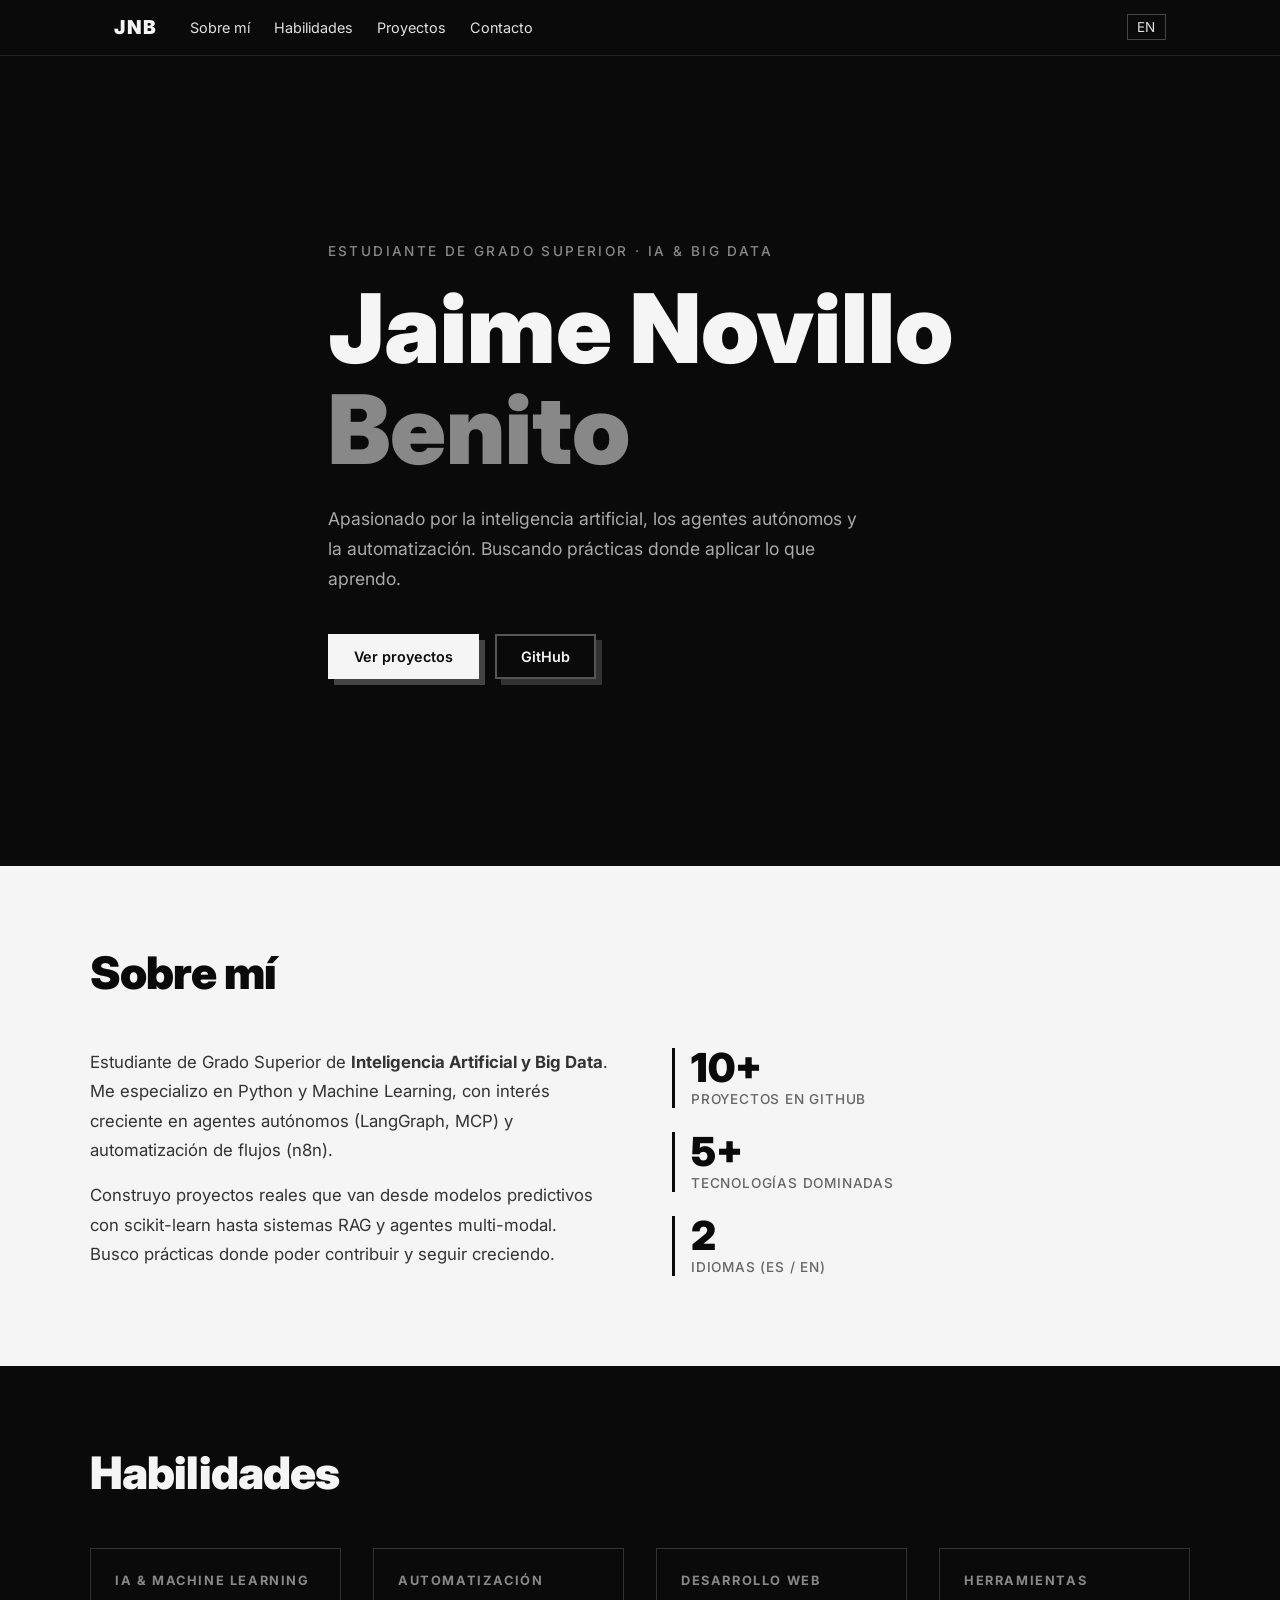
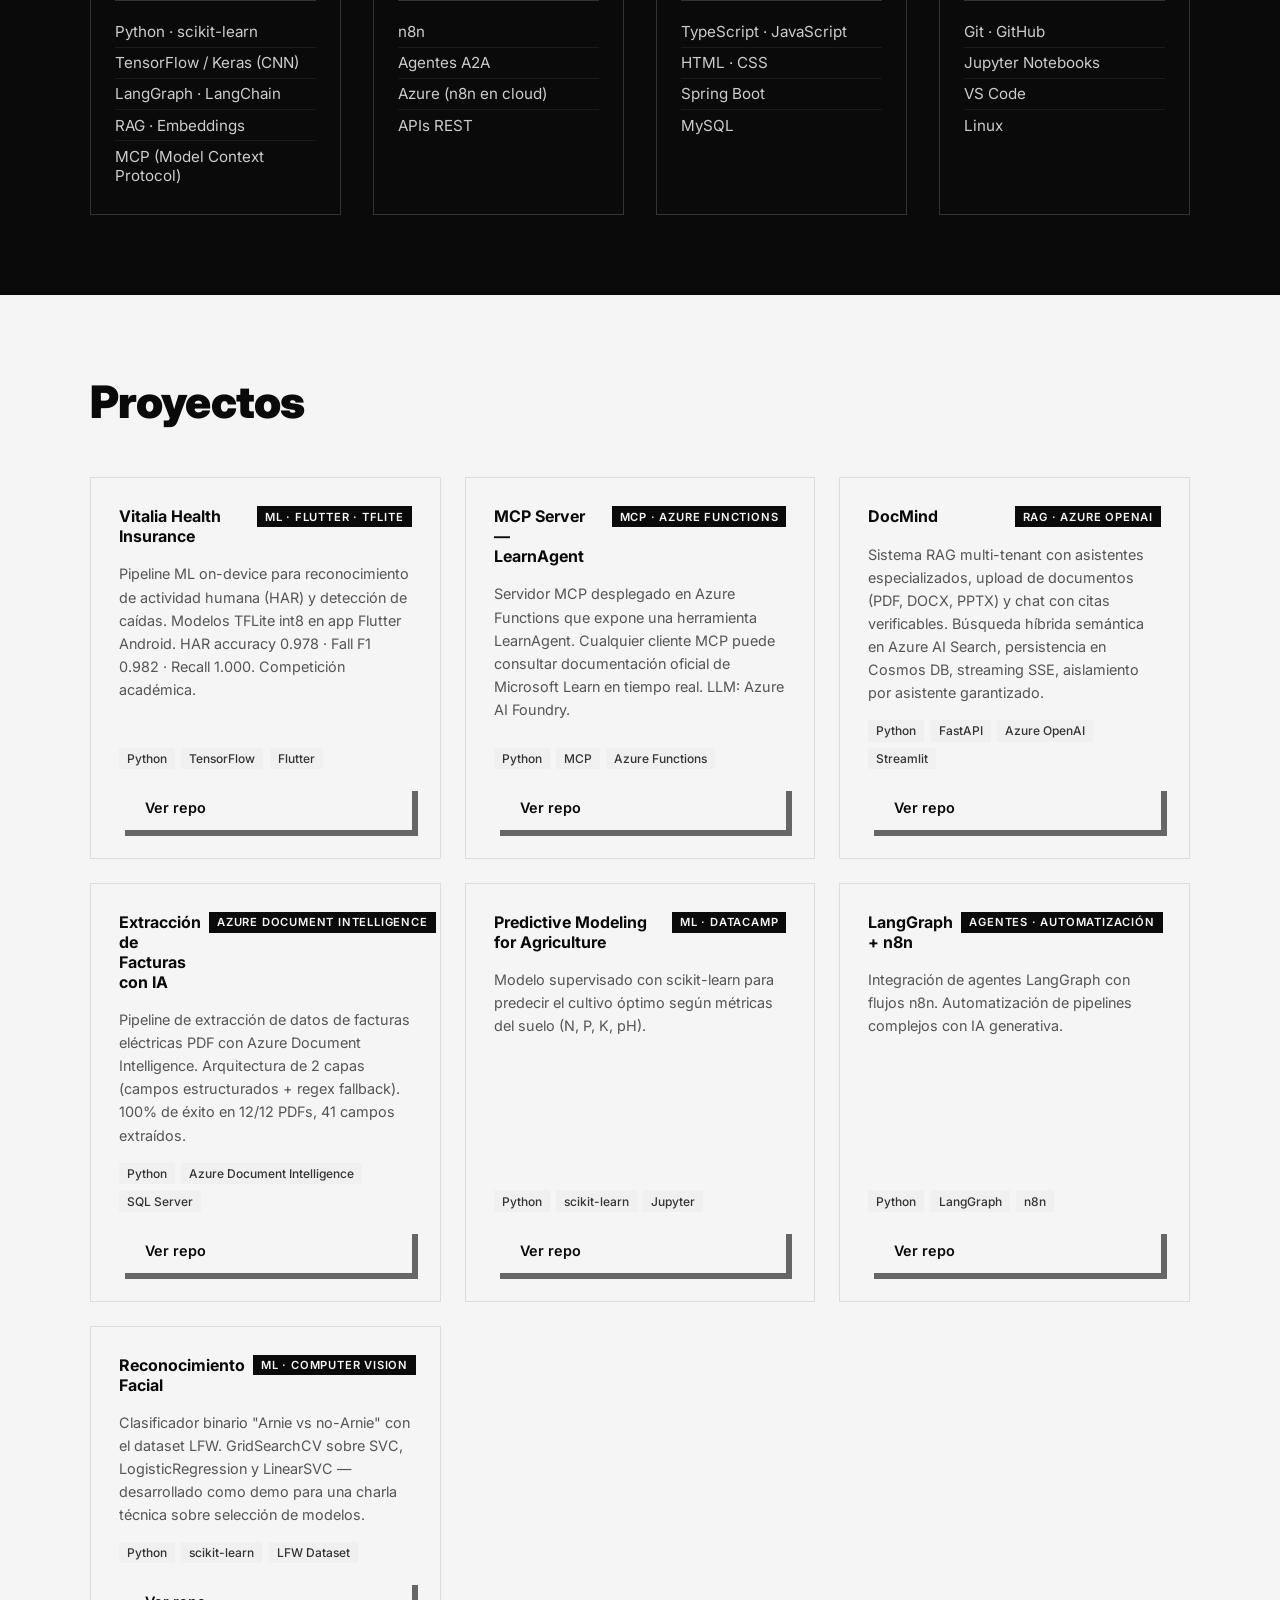
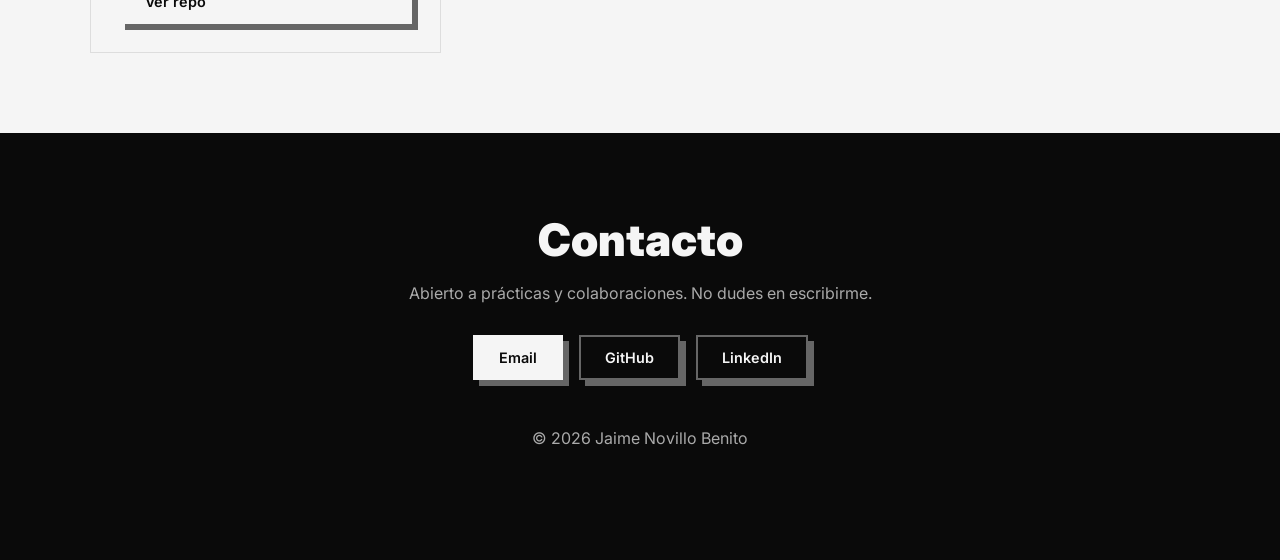
<file: index.html>
<!DOCTYPE html>
<html lang="es">
<head>
  <meta charset="UTF-8">
  <meta name="viewport" content="width=device-width, initial-scale=1.0">
  <meta name="description" content="Portfolio de Jaime Novillo Benito — Estudiante de IA y Big Data especializado en Python, Machine Learning y agentes autónomos.">
  <title>Jaime Novillo Benito | Portfolio</title>
  <link rel="stylesheet" href="css/index.css">
</head>
<body>

  <header>
    <div class="header-inner">
      <span class="logo">JNB</span>
      <nav>
        <a href="#sobre-mi">Sobre mí</a>
        <a href="#habilidades">Habilidades</a>
        <a href="#proyectos">Proyectos</a>
        <a href="#contacto">Contacto</a>
      </nav>
      <a href="index-en.html" class="lang-switch">EN</a>
    </div>
  </header>

  <section id="hero">
    <div class="hero-content">
      <p class="hero-tag">Estudiante de Grado Superior · IA & Big Data</p>
      <h1>Jaime Novillo<br><span class="accent">Benito</span></h1>
      <p class="hero-desc">Apasionado por la inteligencia artificial, los agentes autónomos y la automatización. Buscando prácticas donde aplicar lo que aprendo.</p>
      <div class="hero-actions">
        <a href="#proyectos" class="boton">Ver proyectos</a>
        <a href="https://github.com/ByTermi" class="boton boton-outline" target="_blank" rel="noopener">GitHub</a>
      </div>
    </div>
  </section>

  <section id="sobre-mi">
    <div class="section-inner">
      <h2>Sobre mí</h2>
      <div class="sobre-grid">
        <div>
          <p>Estudiante de Grado Superior de <strong>Inteligencia Artificial y Big Data</strong>. Me especializo en Python y Machine Learning, con interés creciente en agentes autónomos (LangGraph, MCP) y automatización de flujos (n8n).</p>
          <p>Construyo proyectos reales que van desde modelos predictivos con scikit-learn hasta sistemas RAG y agentes multi-modal. Busco prácticas donde poder contribuir y seguir creciendo.</p>
        </div>
        <div class="sobre-stats">
          <div class="stat">
            <span class="stat-num">10+</span>
            <span class="stat-label">Proyectos en GitHub</span>
          </div>
          <div class="stat">
            <span class="stat-num">5+</span>
            <span class="stat-label">Tecnologías dominadas</span>
          </div>
          <div class="stat">
            <span class="stat-num">2</span>
            <span class="stat-label">Idiomas (ES / EN)</span>
          </div>
        </div>
      </div>
    </div>
  </section>

  <section id="habilidades">
    <div class="section-inner">
      <h2>Habilidades</h2>
      <div class="skills-grid">
        <div class="skill-group">
          <h3>IA & Machine Learning</h3>
          <ul>
            <li>Python · scikit-learn</li>
            <li>TensorFlow / Keras (CNN)</li>
            <li>LangGraph · LangChain</li>
            <li>RAG · Embeddings</li>
            <li>MCP (Model Context Protocol)</li>
          </ul>
        </div>
        <div class="skill-group">
          <h3>Automatización</h3>
          <ul>
            <li>n8n</li>
            <li>Agentes A2A</li>
            <li>Azure (n8n en cloud)</li>
            <li>APIs REST</li>
          </ul>
        </div>
        <div class="skill-group">
          <h3>Desarrollo Web</h3>
          <ul>
            <li>TypeScript · JavaScript</li>
            <li>HTML · CSS</li>
            <li>Spring Boot</li>
            <li>MySQL</li>
          </ul>
        </div>
        <div class="skill-group">
          <h3>Herramientas</h3>
          <ul>
            <li>Git · GitHub</li>
            <li>Jupyter Notebooks</li>
            <li>VS Code</li>
            <li>Linux</li>
          </ul>
        </div>
      </div>
    </div>
  </section>

  <section id="proyectos">
    <div class="section-inner">
      <h2>Proyectos</h2>
      <div class="projects-grid">

        <article class="project-card">
          <div class="project-header">
            <h3>Vitalia Health Insurance</h3>
            <span class="project-tag">ML · Flutter · TFLite</span>
          </div>
          <p>Pipeline ML on-device para reconocimiento de actividad humana (HAR) y detección de caídas. Modelos TFLite int8 en app Flutter Android. HAR accuracy 0.978 · Fall F1 0.982 · Recall 1.000. Competición académica.</p>
          <div class="project-tech">
            <span>Python</span><span>TensorFlow</span><span>Flutter</span>
          </div>
          <a href="https://github.com/ByTermi/Vitalia-Health-Insurance" class="boton" target="_blank" rel="noopener">Ver repo</a>
        </article>

        <article class="project-card">
          <div class="project-header">
            <h3>MCP Server — LearnAgent</h3>
            <span class="project-tag">MCP · Azure Functions</span>
          </div>
          <p>Servidor MCP desplegado en Azure Functions que expone una herramienta LearnAgent. Cualquier cliente MCP puede consultar documentación oficial de Microsoft Learn en tiempo real. LLM: Azure AI Foundry.</p>
          <div class="project-tech">
            <span>Python</span><span>MCP</span><span>Azure Functions</span>
          </div>
          <a href="https://github.com/ByTermi/MCP_Python" class="boton" target="_blank" rel="noopener">Ver repo</a>
        </article>

        <article class="project-card">
          <div class="project-header">
            <h3>DocMind</h3>
            <span class="project-tag">RAG · Azure OpenAI</span>
          </div>
          <p>Sistema RAG multi-tenant con asistentes especializados, upload de documentos (PDF, DOCX, PPTX) y chat con citas verificables. Búsqueda híbrida semántica en Azure AI Search, persistencia en Cosmos DB, streaming SSE, aislamiento por asistente garantizado.</p>
          <div class="project-tech">
            <span>Python</span><span>FastAPI</span><span>Azure OpenAI</span><span>Streamlit</span>
          </div>
          <a href="https://github.com/ByTermi/DocMind" class="boton" target="_blank" rel="noopener">Ver repo</a>
        </article>

        <article class="project-card">
          <div class="project-header">
            <h3>Extracción de Facturas con IA</h3>
            <span class="project-tag">Azure Document Intelligence</span>
          </div>
          <p>Pipeline de extracción de datos de facturas eléctricas PDF con Azure Document Intelligence. Arquitectura de 2 capas (campos estructurados + regex fallback). 100% de éxito en 12/12 PDFs, 41 campos extraídos.</p>
          <div class="project-tech">
            <span>Python</span><span>Azure Document Intelligence</span><span>SQL Server</span>
          </div>
          <a href="https://github.com/ByTermi/facturas-document-intelligence" class="boton" target="_blank" rel="noopener">Ver repo</a>
        </article>

        <article class="project-card">
          <div class="project-header">
            <h3>Predictive Modeling for Agriculture</h3>
            <span class="project-tag">ML · DataCamp</span>
          </div>
          <p>Modelo supervisado con scikit-learn para predecir el cultivo óptimo según métricas del suelo (N, P, K, pH).</p>
          <div class="project-tech">
            <span>Python</span><span>scikit-learn</span><span>Jupyter</span>
          </div>
          <a href="https://github.com/ByTermi/Predictive-Modeling-for-Agriculture" class="boton" target="_blank" rel="noopener">Ver repo</a>
        </article>

        <article class="project-card">
          <div class="project-header">
            <h3>LangGraph + n8n</h3>
            <span class="project-tag">Agentes · Automatización</span>
          </div>
          <p>Integración de agentes LangGraph con flujos n8n. Automatización de pipelines complejos con IA generativa.</p>
          <div class="project-tech">
            <span>Python</span><span>LangGraph</span><span>n8n</span>
          </div>
          <a href="https://github.com/ByTermi/LangGraphN8N" class="boton" target="_blank" rel="noopener">Ver repo</a>
        </article>

        <article class="project-card">
          <div class="project-header">
            <h3>Reconocimiento Facial</h3>
            <span class="project-tag">ML · Computer Vision</span>
          </div>
          <p>Clasificador binario "Arnie vs no-Arnie" con el dataset LFW. GridSearchCV sobre SVC, LogisticRegression y LinearSVC — desarrollado como demo para una charla técnica sobre selección de modelos.</p>
          <div class="project-tech">
            <span>Python</span><span>scikit-learn</span><span>LFW Dataset</span>
          </div>
          <a href="https://github.com/ByTermi/Reconocimiento-Facial" class="boton" target="_blank" rel="noopener">Ver repo</a>
        </article>

      </div>
    </div>
  </section>

  <footer id="contacto">
    <div class="footer-inner">
      <h2>Contacto</h2>
      <p>Abierto a prácticas y colaboraciones. No dudes en escribirme.</p>
      <div class="contact-links">
        <a href="mailto:jaimenovillobenito@gmail.com" class="boton">Email</a>
        <a href="https://github.com/ByTermi" class="boton boton-outline" target="_blank" rel="noopener">GitHub</a>
        <a href="https://linkedin.com/in/jaime-novillo-benito" class="boton boton-outline" target="_blank" rel="noopener">LinkedIn</a>
      </div>
      <p class="footer-copy">© 2026 Jaime Novillo Benito</p>
    </div>
  </footer>

</body>
</html>
</file>
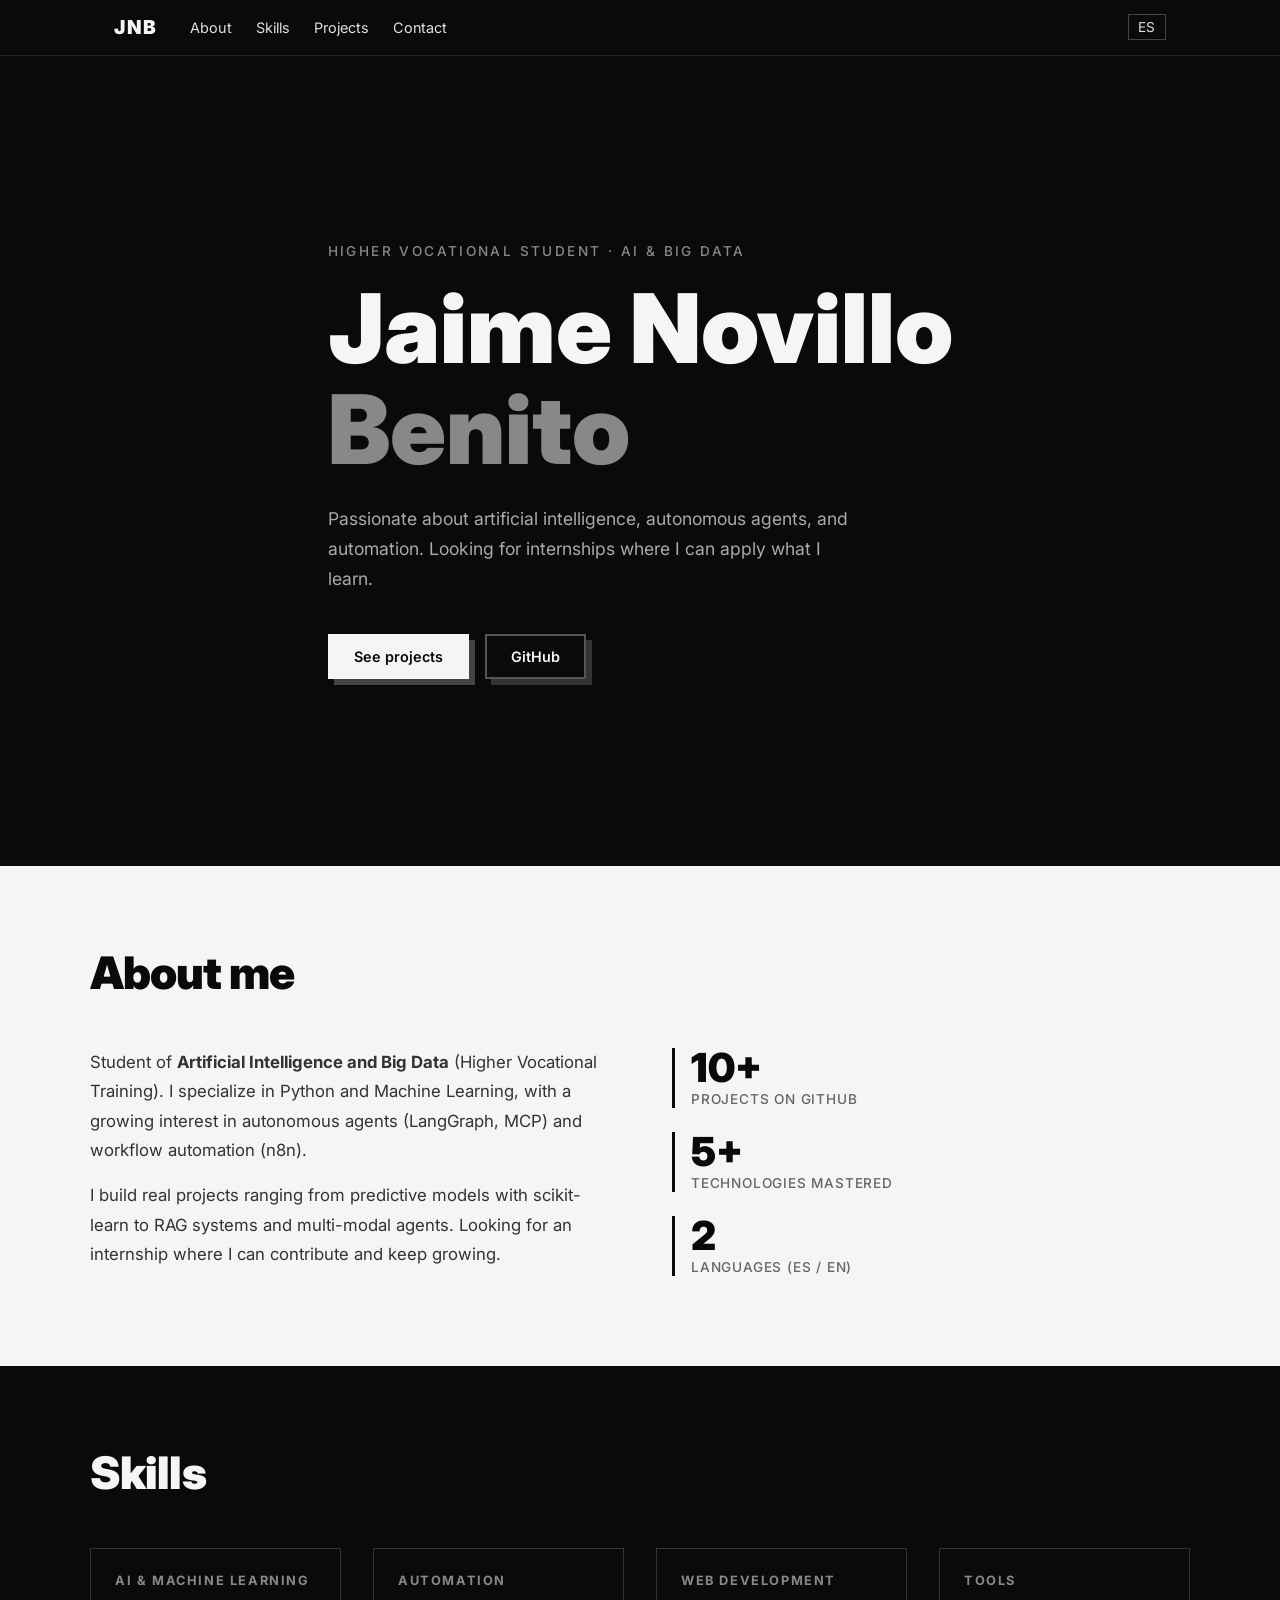
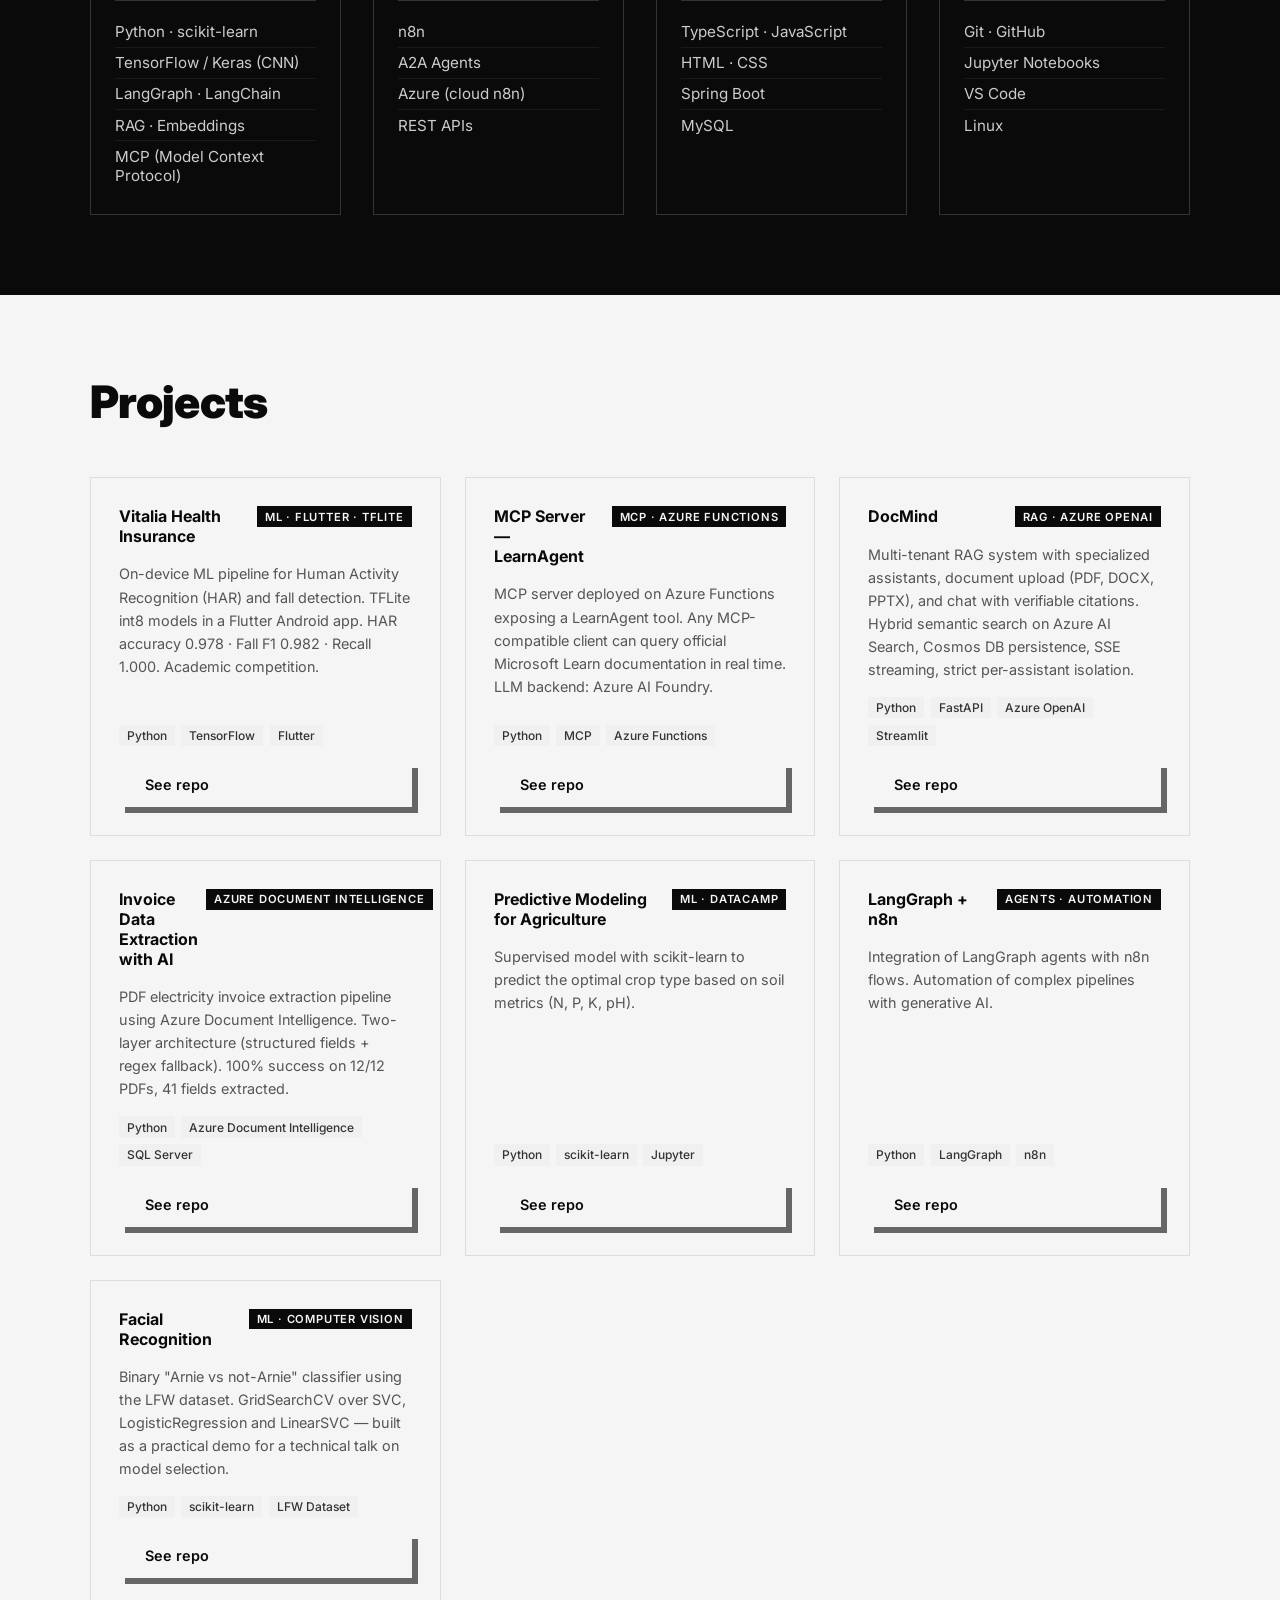
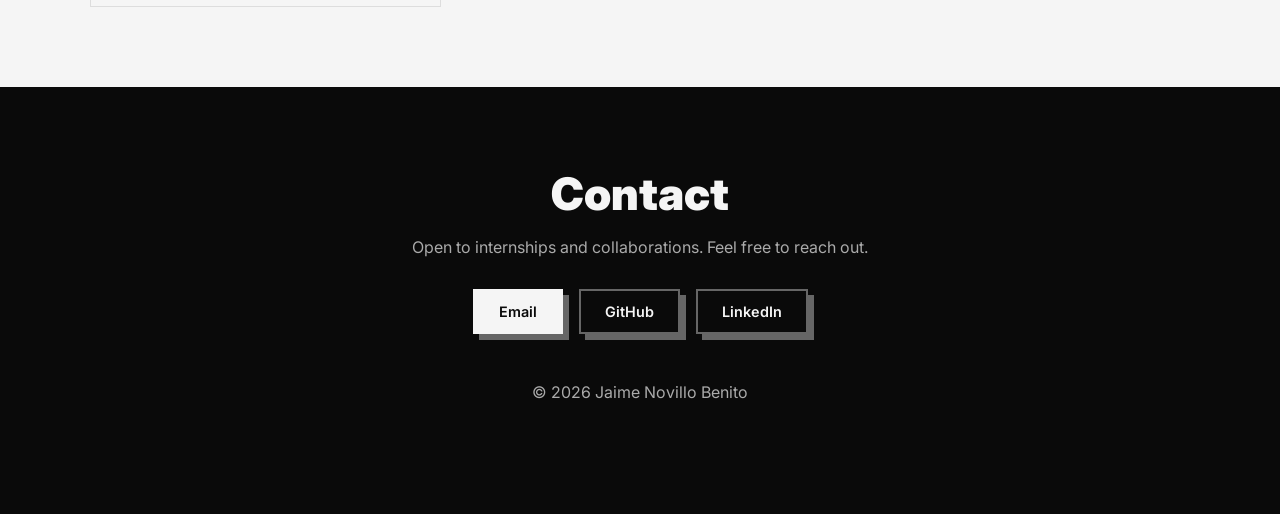
<file: index-en.html>
<!DOCTYPE html>
<html lang="en">
<head>
  <meta charset="UTF-8">
  <meta name="viewport" content="width=device-width, initial-scale=1.0">
  <meta name="description" content="Portfolio of Jaime Novillo Benito — AI & Big Data student specializing in Python, Machine Learning, and autonomous agents.">
  <title>Jaime Novillo Benito | Portfolio</title>
  <link rel="stylesheet" href="css/index.css">
</head>
<body>

  <header>
    <div class="header-inner">
      <span class="logo">JNB</span>
      <nav>
        <a href="#sobre-mi">About</a>
        <a href="#habilidades">Skills</a>
        <a href="#proyectos">Projects</a>
        <a href="#contacto">Contact</a>
      </nav>
      <a href="index.html" class="lang-switch">ES</a>
    </div>
  </header>

  <section id="hero">
    <div class="hero-content">
      <p class="hero-tag">Higher Vocational Student · AI & Big Data</p>
      <h1>Jaime Novillo<br><span class="accent">Benito</span></h1>
      <p class="hero-desc">Passionate about artificial intelligence, autonomous agents, and automation. Looking for internships where I can apply what I learn.</p>
      <div class="hero-actions">
        <a href="#proyectos" class="boton">See projects</a>
        <a href="https://github.com/ByTermi" class="boton boton-outline" target="_blank" rel="noopener">GitHub</a>
      </div>
    </div>
  </section>

  <section id="sobre-mi">
    <div class="section-inner">
      <h2>About me</h2>
      <div class="sobre-grid">
        <div>
          <p>Student of <strong>Artificial Intelligence and Big Data</strong> (Higher Vocational Training). I specialize in Python and Machine Learning, with a growing interest in autonomous agents (LangGraph, MCP) and workflow automation (n8n).</p>
          <p>I build real projects ranging from predictive models with scikit-learn to RAG systems and multi-modal agents. Looking for an internship where I can contribute and keep growing.</p>
        </div>
        <div class="sobre-stats">
          <div class="stat">
            <span class="stat-num">10+</span>
            <span class="stat-label">Projects on GitHub</span>
          </div>
          <div class="stat">
            <span class="stat-num">5+</span>
            <span class="stat-label">Technologies mastered</span>
          </div>
          <div class="stat">
            <span class="stat-num">2</span>
            <span class="stat-label">Languages (ES / EN)</span>
          </div>
        </div>
      </div>
    </div>
  </section>

  <section id="habilidades">
    <div class="section-inner">
      <h2>Skills</h2>
      <div class="skills-grid">
        <div class="skill-group">
          <h3>AI & Machine Learning</h3>
          <ul>
            <li>Python · scikit-learn</li>
            <li>TensorFlow / Keras (CNN)</li>
            <li>LangGraph · LangChain</li>
            <li>RAG · Embeddings</li>
            <li>MCP (Model Context Protocol)</li>
          </ul>
        </div>
        <div class="skill-group">
          <h3>Automation</h3>
          <ul>
            <li>n8n</li>
            <li>A2A Agents</li>
            <li>Azure (cloud n8n)</li>
            <li>REST APIs</li>
          </ul>
        </div>
        <div class="skill-group">
          <h3>Web Development</h3>
          <ul>
            <li>TypeScript · JavaScript</li>
            <li>HTML · CSS</li>
            <li>Spring Boot</li>
            <li>MySQL</li>
          </ul>
        </div>
        <div class="skill-group">
          <h3>Tools</h3>
          <ul>
            <li>Git · GitHub</li>
            <li>Jupyter Notebooks</li>
            <li>VS Code</li>
            <li>Linux</li>
          </ul>
        </div>
      </div>
    </div>
  </section>

  <section id="proyectos">
    <div class="section-inner">
      <h2>Projects</h2>
      <div class="projects-grid">

        <article class="project-card">
          <div class="project-header">
            <h3>Vitalia Health Insurance</h3>
            <span class="project-tag">ML · Flutter · TFLite</span>
          </div>
          <p>On-device ML pipeline for Human Activity Recognition (HAR) and fall detection. TFLite int8 models in a Flutter Android app. HAR accuracy 0.978 · Fall F1 0.982 · Recall 1.000. Academic competition.</p>
          <div class="project-tech">
            <span>Python</span><span>TensorFlow</span><span>Flutter</span>
          </div>
          <a href="https://github.com/ByTermi/Vitalia-Health-Insurance" class="boton" target="_blank" rel="noopener">See repo</a>
        </article>

        <article class="project-card">
          <div class="project-header">
            <h3>MCP Server — LearnAgent</h3>
            <span class="project-tag">MCP · Azure Functions</span>
          </div>
          <p>MCP server deployed on Azure Functions exposing a LearnAgent tool. Any MCP-compatible client can query official Microsoft Learn documentation in real time. LLM backend: Azure AI Foundry.</p>
          <div class="project-tech">
            <span>Python</span><span>MCP</span><span>Azure Functions</span>
          </div>
          <a href="https://github.com/ByTermi/MCP_Python" class="boton" target="_blank" rel="noopener">See repo</a>
        </article>

        <article class="project-card">
          <div class="project-header">
            <h3>DocMind</h3>
            <span class="project-tag">RAG · Azure OpenAI</span>
          </div>
          <p>Multi-tenant RAG system with specialized assistants, document upload (PDF, DOCX, PPTX), and chat with verifiable citations. Hybrid semantic search on Azure AI Search, Cosmos DB persistence, SSE streaming, strict per-assistant isolation.</p>
          <div class="project-tech">
            <span>Python</span><span>FastAPI</span><span>Azure OpenAI</span><span>Streamlit</span>
          </div>
          <a href="https://github.com/ByTermi/DocMind" class="boton" target="_blank" rel="noopener">See repo</a>
        </article>

        <article class="project-card">
          <div class="project-header">
            <h3>Invoice Data Extraction with AI</h3>
            <span class="project-tag">Azure Document Intelligence</span>
          </div>
          <p>PDF electricity invoice extraction pipeline using Azure Document Intelligence. Two-layer architecture (structured fields + regex fallback). 100% success on 12/12 PDFs, 41 fields extracted.</p>
          <div class="project-tech">
            <span>Python</span><span>Azure Document Intelligence</span><span>SQL Server</span>
          </div>
          <a href="https://github.com/ByTermi/facturas-document-intelligence" class="boton" target="_blank" rel="noopener">See repo</a>
        </article>

        <article class="project-card">
          <div class="project-header">
            <h3>Predictive Modeling for Agriculture</h3>
            <span class="project-tag">ML · DataCamp</span>
          </div>
          <p>Supervised model with scikit-learn to predict the optimal crop type based on soil metrics (N, P, K, pH).</p>
          <div class="project-tech">
            <span>Python</span><span>scikit-learn</span><span>Jupyter</span>
          </div>
          <a href="https://github.com/ByTermi/Predictive-Modeling-for-Agriculture" class="boton" target="_blank" rel="noopener">See repo</a>
        </article>

        <article class="project-card">
          <div class="project-header">
            <h3>LangGraph + n8n</h3>
            <span class="project-tag">Agents · Automation</span>
          </div>
          <p>Integration of LangGraph agents with n8n flows. Automation of complex pipelines with generative AI.</p>
          <div class="project-tech">
            <span>Python</span><span>LangGraph</span><span>n8n</span>
          </div>
          <a href="https://github.com/ByTermi/LangGraphN8N" class="boton" target="_blank" rel="noopener">See repo</a>
        </article>

        <article class="project-card">
          <div class="project-header">
            <h3>Facial Recognition</h3>
            <span class="project-tag">ML · Computer Vision</span>
          </div>
          <p>Binary "Arnie vs not-Arnie" classifier using the LFW dataset. GridSearchCV over SVC, LogisticRegression and LinearSVC — built as a practical demo for a technical talk on model selection.</p>
          <div class="project-tech">
            <span>Python</span><span>scikit-learn</span><span>LFW Dataset</span>
          </div>
          <a href="https://github.com/ByTermi/Reconocimiento-Facial" class="boton" target="_blank" rel="noopener">See repo</a>
        </article>

      </div>
    </div>
  </section>

  <footer id="contacto">
    <div class="footer-inner">
      <h2>Contact</h2>
      <p>Open to internships and collaborations. Feel free to reach out.</p>
      <div class="contact-links">
        <a href="mailto:jaimenovillobenito@gmail.com" class="boton">Email</a>
        <a href="https://github.com/ByTermi" class="boton boton-outline" target="_blank" rel="noopener">GitHub</a>
        <a href="https://linkedin.com/in/jaime-novillo-benito" class="boton boton-outline" target="_blank" rel="noopener">LinkedIn</a>
      </div>
      <p class="footer-copy">© 2026 Jaime Novillo Benito</p>
    </div>
  </footer>

</body>
</html>
</file>
<file: css/index.css>
@import url('https://fonts.googleapis.com/css2?family=Inter:wght@300;400;500;600;700;900&display=swap');

:root {
  --black: #0a0a0a;
  --white: #f5f5f5;
  --accent: #e0e0e0;
  --sombra: 6px;
  --radius: 2px;
}

* {
  box-sizing: border-box;
  padding: 0;
  margin: 0;
  font-family: "Inter", sans-serif;
}

html {
  scroll-behavior: smooth;
}

/* ─── HEADER ─────────────────────────────────────── */
header {
  background: var(--black);
  color: var(--white);
  position: sticky;
  top: 0;
  z-index: 100;
  border-bottom: 1px solid #222;
}

.header-inner {
  max-width: 1100px;
  margin: 0 auto;
  padding: .9rem 1.5rem;
  display: flex;
  align-items: center;
  gap: 2rem;
}

.logo {
  font-weight: 900;
  font-size: 1.2rem;
  letter-spacing: .1rem;
}

nav {
  display: flex;
  gap: 1.5rem;
  margin-right: auto;
}

nav a {
  color: var(--accent);
  text-decoration: none;
  font-size: .9rem;
  font-weight: 400;
  transition: color .2s;
}

nav a:hover {
  color: var(--white);
}

.lang-switch {
  color: var(--accent);
  text-decoration: none;
  font-size: .85rem;
  border: 1px solid #444;
  padding: .25rem .6rem;
  transition: background .2s, color .2s;
}

.lang-switch:hover {
  background: var(--white);
  color: var(--black);
}

/* ─── HERO ───────────────────────────────────────── */
#hero {
  background: var(--black);
  color: var(--white);
  min-height: 90vh;
  display: flex;
  align-items: center;
  padding: 4rem 1.5rem;
}

.hero-content {
  max-width: 700px;
  margin: 0 auto;
}

.hero-tag {
  font-size: .85rem;
  font-weight: 500;
  letter-spacing: .15rem;
  text-transform: uppercase;
  color: #888;
  margin-bottom: 1.2rem;
}

#hero h1 {
  font-size: clamp(3rem, 8vw, 6rem);
  font-weight: 900;
  line-height: 1.05;
  margin-bottom: 1.5rem;
}

.accent {
  color: #888;
}

.hero-desc {
  font-size: 1.1rem;
  color: #aaa;
  line-height: 1.7;
  max-width: 540px;
  margin-bottom: 2.5rem;
}

.hero-actions {
  display: flex;
  gap: 1rem;
  flex-wrap: wrap;
}

/* ─── BUTTONS ────────────────────────────────────── */
.boton {
  display: inline-block;
  background: var(--white);
  color: var(--black);
  padding: .75rem 1.5rem;
  text-decoration: none;
  font-weight: 600;
  font-size: .9rem;
  border: 2px solid var(--white);
  box-shadow: var(--sombra) var(--sombra) 0 #444;
  position: relative;
  transition: top .1s, left .1s, box-shadow .1s;
  top: 0; left: 0;
}

.boton:hover {
  top: 2px;
  left: 2px;
  box-shadow: calc(var(--sombra) - 2px) calc(var(--sombra) - 2px) 0 #444;
}

.boton:active {
  top: var(--sombra);
  left: var(--sombra);
  box-shadow: 0 0 0 #444;
}

.boton-outline {
  background: transparent;
  color: var(--white);
  border-color: #555;
  box-shadow: var(--sombra) var(--sombra) 0 #333;
}

.boton-outline:hover {
  background: rgba(255,255,255,.05);
}

/* Dark sections get white buttons */
#proyectos .boton,
footer .boton {
  background: var(--white);
  color: var(--black);
  border-color: var(--white);
  box-shadow: var(--sombra) var(--sombra) 0 #666;
}

footer .boton-outline {
  background: transparent;
  color: var(--white);
  border-color: #666;
}

/* Light section buttons */
#sobre-mi .boton,
#habilidades .boton {
  background: var(--black);
  color: var(--white);
  border-color: var(--black);
  box-shadow: var(--sombra) var(--sombra) 0 #999;
}

/* ─── SECTIONS ───────────────────────────────────── */
section {
  padding: 5rem 1.5rem;
}

.section-inner {
  max-width: 1100px;
  margin: 0 auto;
}

section h2 {
  font-size: clamp(1.8rem, 4vw, 2.8rem);
  font-weight: 900;
  margin-bottom: 3rem;
  letter-spacing: -.02em;
}

/* Alternating B&W */
#sobre-mi   { background: var(--white); color: var(--black); }
#habilidades { background: var(--black); color: var(--white); }
#proyectos  { background: var(--white); color: var(--black); }
footer      { background: var(--black); color: var(--white); }

/* ─── SOBRE MÍ ───────────────────────────────────── */
.sobre-grid {
  display: grid;
  grid-template-columns: 1fr 1fr;
  gap: 4rem;
  align-items: start;
}

.sobre-grid p {
  font-size: 1.05rem;
  line-height: 1.75;
  color: #333;
  margin-bottom: 1rem;
}

.sobre-stats {
  display: flex;
  flex-direction: column;
  gap: 1.5rem;
}

.stat {
  border-left: 3px solid var(--black);
  padding-left: 1rem;
}

.stat-num {
  display: block;
  font-size: 2.5rem;
  font-weight: 900;
  line-height: 1;
}

.stat-label {
  font-size: .85rem;
  color: #666;
  font-weight: 500;
  text-transform: uppercase;
  letter-spacing: .05rem;
}

/* ─── HABILIDADES ────────────────────────────────── */
.skills-grid {
  display: grid;
  grid-template-columns: repeat(auto-fit, minmax(220px, 1fr));
  gap: 2rem;
}

.skill-group {
  border: 1px solid #333;
  padding: 1.5rem;
}

.skill-group h3 {
  font-size: .8rem;
  font-weight: 700;
  letter-spacing: .1rem;
  text-transform: uppercase;
  color: #888;
  margin-bottom: 1rem;
  padding-bottom: .75rem;
  border-bottom: 1px solid #333;
}

.skill-group ul {
  list-style: none;
}

.skill-group li {
  font-size: .95rem;
  color: #ccc;
  padding: .35rem 0;
  border-bottom: 1px solid #1a1a1a;
}

.skill-group li:last-child {
  border-bottom: none;
}

/* ─── PROYECTOS ──────────────────────────────────── */
.projects-grid {
  display: grid;
  grid-template-columns: repeat(auto-fit, minmax(300px, 1fr));
  gap: 1.5rem;
}

.project-card {
  border: 1px solid #ddd;
  padding: 1.75rem;
  display: flex;
  flex-direction: column;
  gap: 1rem;
  transition: box-shadow .2s, transform .2s;
}

.project-card:hover {
  box-shadow: 6px 6px 0 #ccc;
  transform: translate(-2px, -2px);
}

.project-header {
  display: flex;
  align-items: flex-start;
  justify-content: space-between;
  gap: .5rem;
}

.project-header h3 {
  font-size: 1rem;
  font-weight: 700;
}

.project-tag {
  font-size: .7rem;
  font-weight: 600;
  text-transform: uppercase;
  letter-spacing: .05rem;
  background: var(--black);
  color: var(--white);
  padding: .2rem .5rem;
  white-space: nowrap;
}

.project-card > p {
  font-size: .9rem;
  color: #555;
  line-height: 1.6;
  flex: 1;
}

.project-tech {
  display: flex;
  flex-wrap: wrap;
  gap: .4rem;
}

.project-tech span {
  font-size: .75rem;
  font-weight: 500;
  background: #f0f0f0;
  padding: .2rem .5rem;
  color: #333;
}

.project-tech img {
  height: 1.4rem;
  background: #fff;
  padding: .1rem;
  border: 1px solid #eee;
}

/* ─── FOOTER ─────────────────────────────────────── */
footer {
  padding: 5rem 1.5rem;
}

.footer-inner {
  max-width: 600px;
  margin: 0 auto;
  text-align: center;
}

footer h2 {
  font-size: clamp(1.8rem, 4vw, 2.8rem);
  font-weight: 900;
  margin-bottom: 1rem;
}

footer > .footer-inner > p {
  color: #aaa;
  margin-bottom: 2rem;
  font-size: 1rem;
}

.contact-links {
  display: flex;
  gap: 1rem;
  justify-content: center;
  flex-wrap: wrap;
  margin-bottom: 3rem;
}

.footer-copy {
  font-size: .8rem;
  color: #555;
}

/* ─── RESPONSIVE ─────────────────────────────────── */
@media (max-width: 768px) {
  .sobre-grid {
    grid-template-columns: 1fr;
    gap: 2rem;
  }

  nav {
    display: none;
  }

  .hero-content {
    text-align: left;
  }
}
</file>
